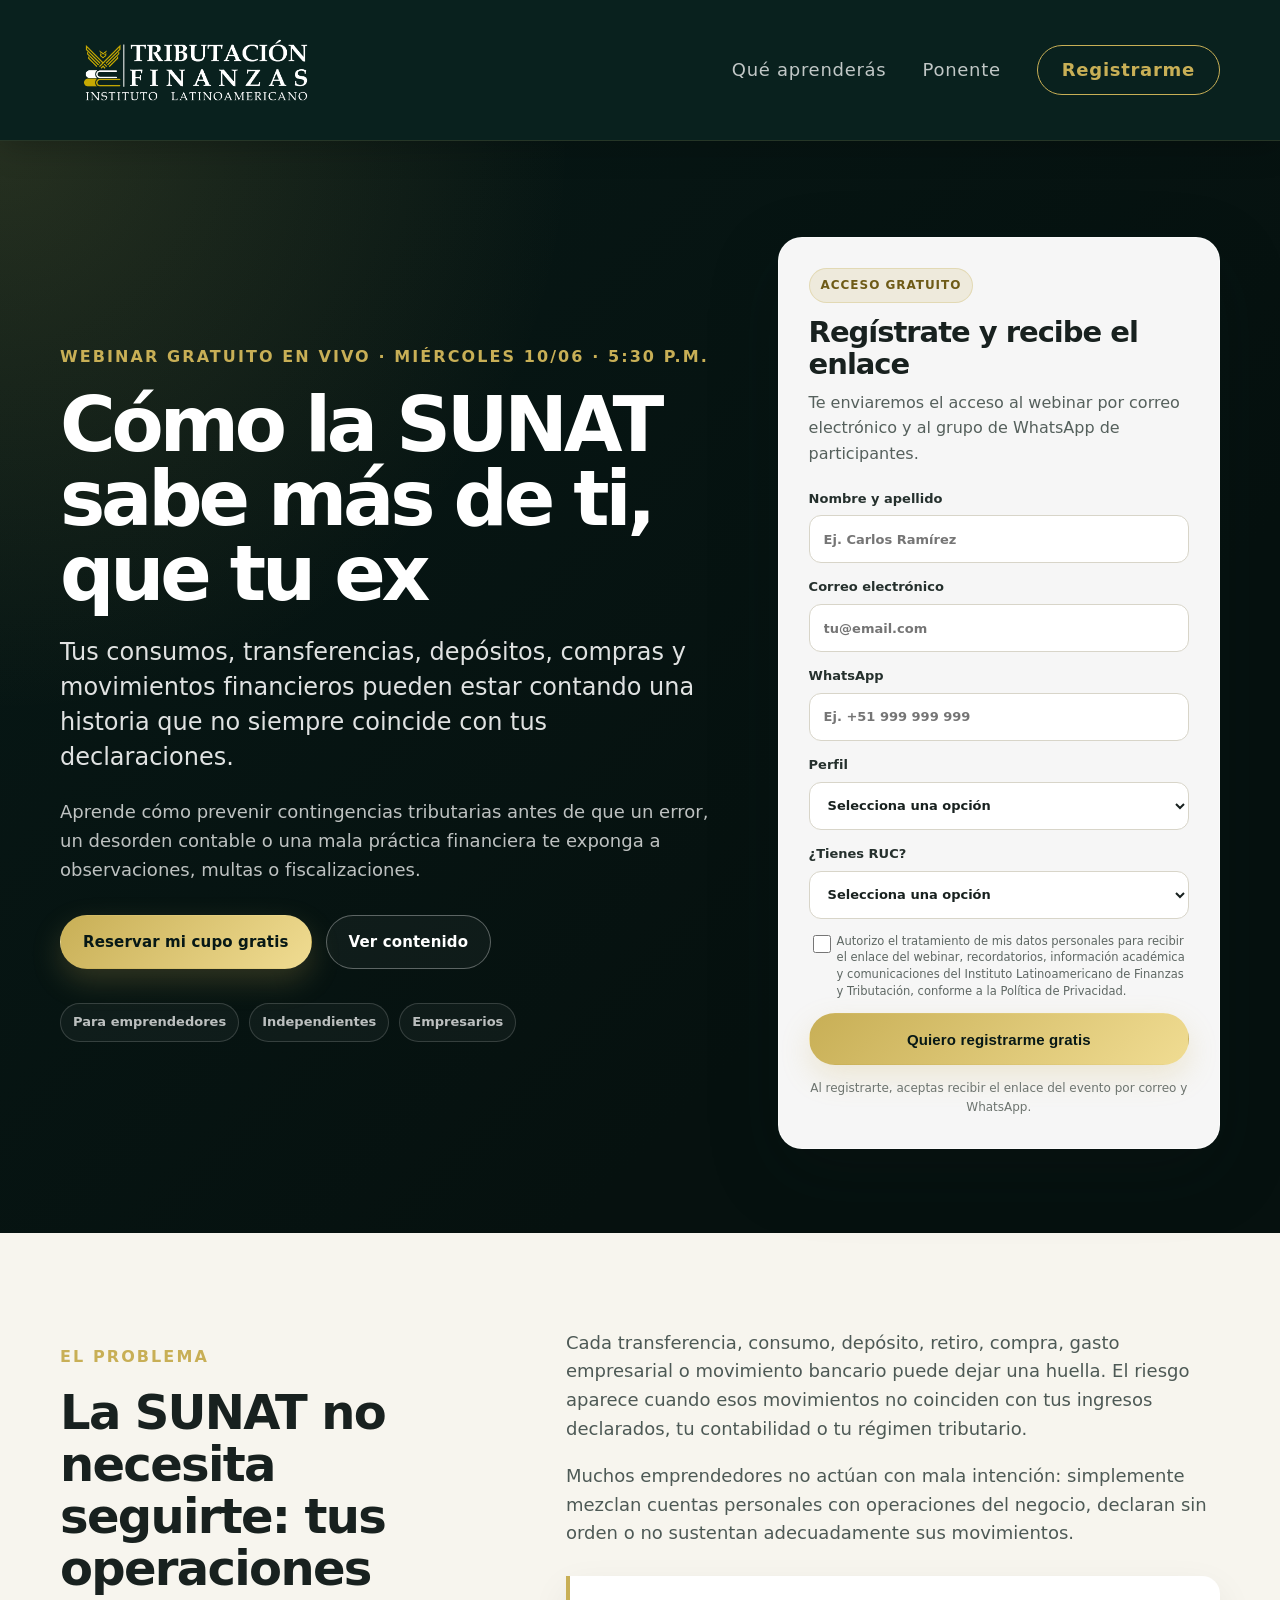
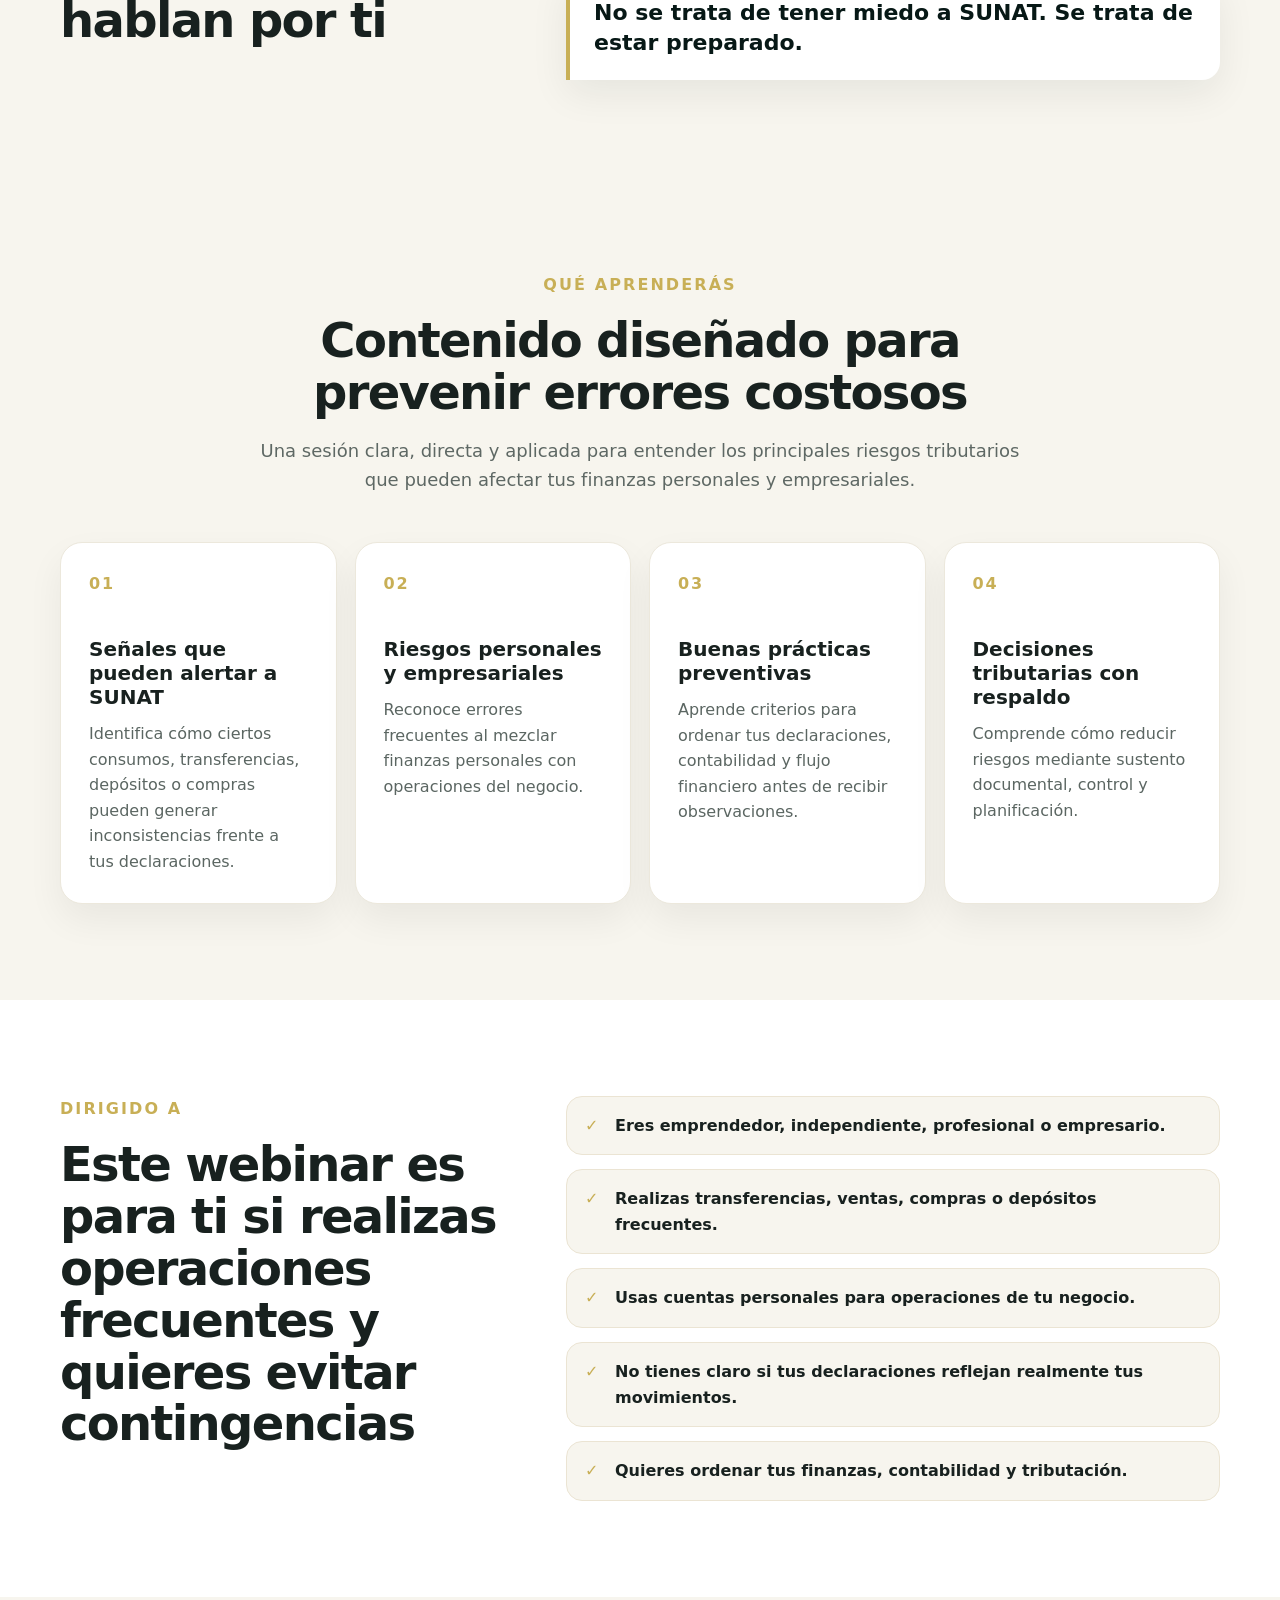
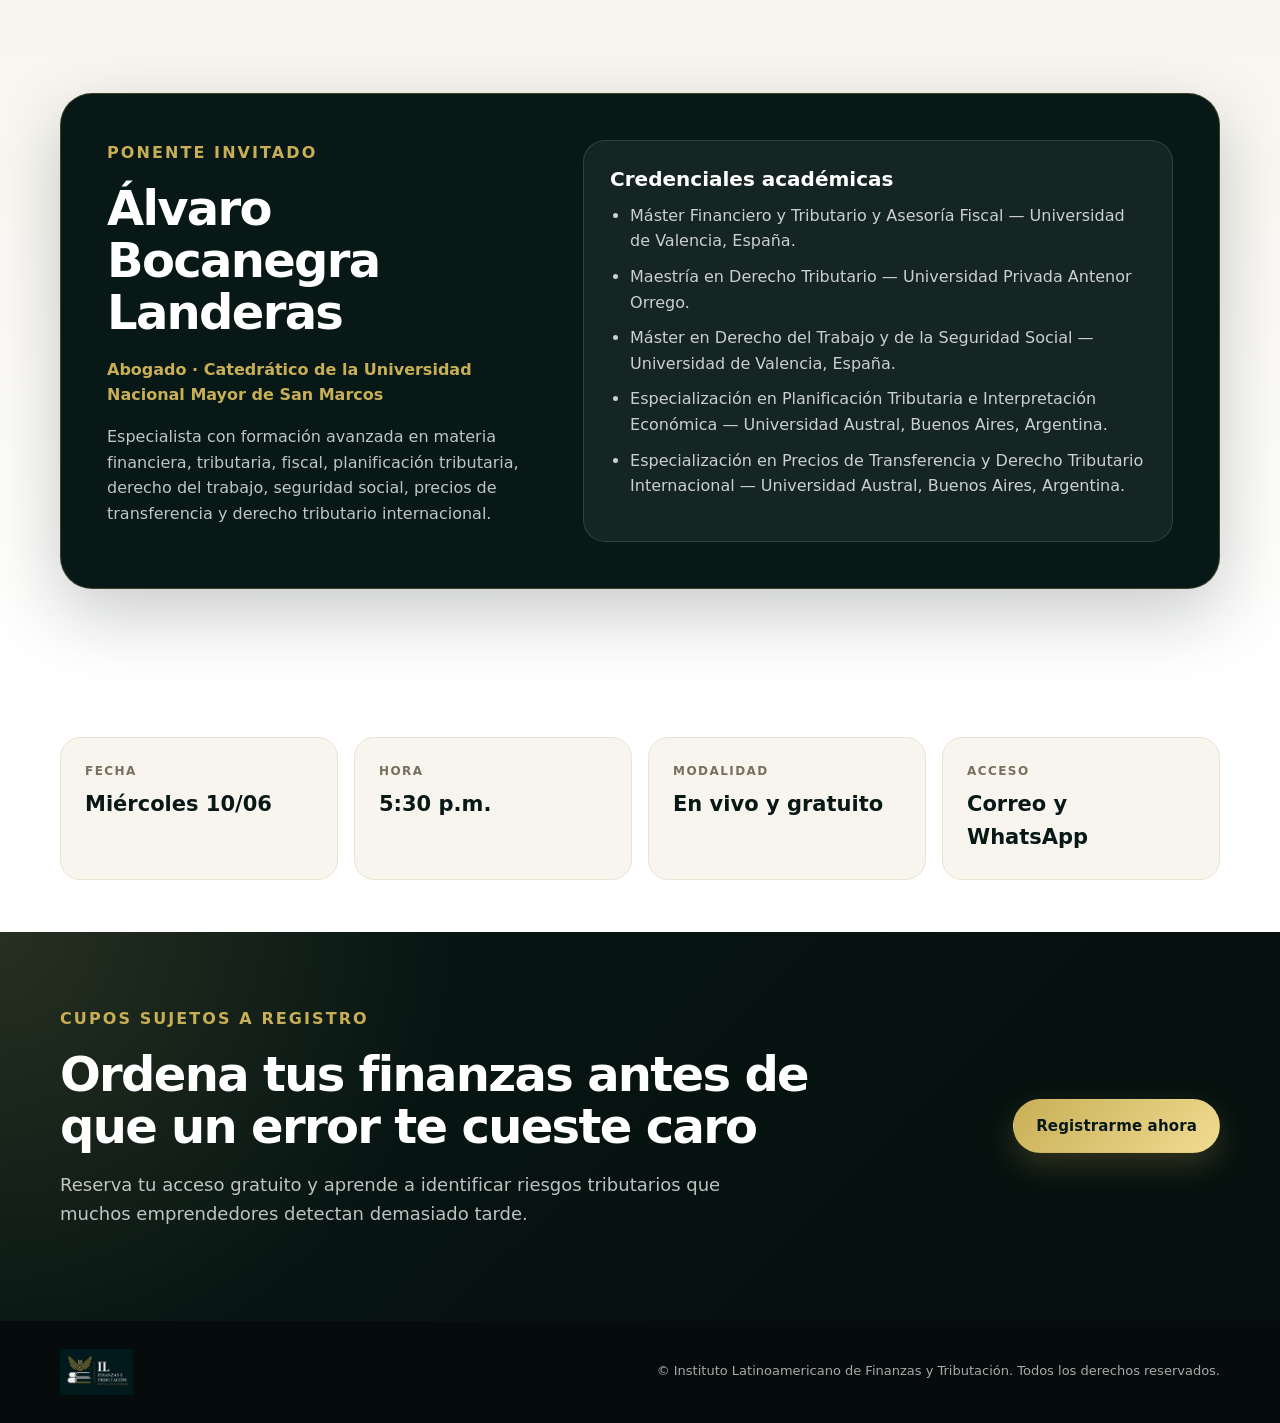
<file: index.html>
<!doctype html>
<html lang="es-PE">
<head>
  <meta charset="utf-8" />
  <meta name="viewport" content="width=device-width, initial-scale=1" />
  <title>Webinar gratuito | Cómo la SUNAT sabe más de ti, que tu ex</title>
  <meta name="description" content="Webinar gratuito en vivo del Instituto Latinoamericano de Finanzas y Tributación. Aprende cómo la SUNAT puede detectar inconsistencias en tus movimientos personales y empresariales, y cómo prevenir contingencias tributarias." />
  <meta name="theme-color" content="#071816" />
  <meta property="og:title" content="Cómo la SUNAT sabe más de ti, que tu ex" />
  <meta property="og:description" content="Webinar gratuito en vivo. Miércoles 10/06 - 5:30 p.m. Aprende a prevenir riesgos tributarios por tus movimientos financieros." />
  <meta property="og:type" content="website" />
  <link rel="preload" as="image" href="assets/Instituto - Blanco.png" />
  <link rel="stylesheet" href="styles.css" />
</head>
<body>
  <header class="site-header">
    <div class="container header-inner">
      <a href="#inicio" class="brand" aria-label="Instituto Latinoamericano de Finanzas y Tributación">
        <img src="assets/Instituto - Blanco.png" alt="IL Finanzas y Tributación - Instituto Latinoamericano" />
      </a>
      <nav class="nav" aria-label="Navegación principal">
        <a href="#aprenderas">Qué aprenderás</a>
        <a href="#ponente">Ponente</a>
        <a href="#registro" class="nav-cta">Registrarme</a>
      </nav>
    </div>
  </header>

  <main id="inicio">
    <section class="hero section-dark">
      <div class="container hero-grid">
        <div class="hero-copy">
          <div class="eyebrow">Webinar gratuito en vivo · Miércoles 10/06 · 5:30 p.m.</div>
          <h1>Cómo la SUNAT sabe más de ti, que tu ex</h1>
          <p class="lead">Tus consumos, transferencias, depósitos, compras y movimientos financieros pueden estar contando una historia que no siempre coincide con tus declaraciones.</p>
          <p>Aprende cómo prevenir contingencias tributarias antes de que un error, un desorden contable o una mala práctica financiera te exponga a observaciones, multas o fiscalizaciones.</p>
          <div class="hero-actions">
            <a href="#registro" class="btn btn-primary">Reservar mi cupo gratis</a>
            <a href="#aprenderas" class="btn btn-outline">Ver contenido</a>
          </div>
          <div class="trust-strip" aria-label="Puntos clave del webinar">
            <span>Para emprendedores</span>
            <span>Independientes</span>
            <span>Empresarios</span>
          </div>
        </div>
        <aside class="registration-card" id="registro" aria-label="Formulario de registro">
          <div class="card-badge">Acceso gratuito</div>
          <h2>Regístrate y recibe el enlace</h2>
          <p>Te enviaremos el acceso al webinar por correo electrónico y al grupo de WhatsApp de participantes.</p>
          <form id="landing-form" class="form">
            <input type="hidden" name="form-name" value="registro-webinar-ilft" />
            <label>
              Nombre y apellido
              <input type="text" name="nombre" placeholder="Ej. Carlos Ramírez" required />
            </label>
            <label>
              Correo electrónico
              <input type="email" name="email" placeholder="tu@email.com" required />
            </label>
            <label>
              WhatsApp
              <input type="tel" name="whatsapp" placeholder="Ej. +51 999 999 999" required />
            </label>
            <label>
              Perfil
              <select name="perfil" required>
                <option value="" disabled selected>Selecciona una opción</option>
                <option>Emprendedor</option>
                <option>Independiente</option>
                <option>Empresario</option>
                <option>Profesional</option>
                <option>Otro</option>
              </select>
            </label>
            <label>
              ¿Tienes RUC?
              <select name="ruc" required>
                <option value="" disabled selected>Selecciona una opción</option>
                <option>Sí</option>
                <option>No</option>
                <option>Estoy en proceso</option>
              </select>
            </label>
            <label class="checkbox">
              <input type="checkbox" name="autorizacion_datos" required />
              <span>Autorizo el tratamiento de mis datos personales para recibir el enlace del webinar, recordatorios, información académica y comunicaciones del Instituto Latinoamericano de Finanzas y Tributación, conforme a la Política de Privacidad.</span>
            </label>
            <button type="submit" class="btn btn-primary btn-full">Quiero registrarme gratis</button>
            <small>Al registrarte, aceptas recibir el enlace del evento por correo y WhatsApp.</small>
          </form>
        </aside>
      </div>
    </section>

    <section class="section pain-section">
      <div class="container two-col">
        <div>
          <span class="section-kicker">El problema</span>
          <h2>La SUNAT no necesita seguirte: tus operaciones hablan por ti</h2>
        </div>
        <div class="body-copy">
          <p>Cada transferencia, consumo, depósito, retiro, compra, gasto empresarial o movimiento bancario puede dejar una huella. El riesgo aparece cuando esos movimientos no coinciden con tus ingresos declarados, tu contabilidad o tu régimen tributario.</p>
          <p>Muchos emprendedores no actúan con mala intención: simplemente mezclan cuentas personales con operaciones del negocio, declaran sin orden o no sustentan adecuadamente sus movimientos.</p>
          <blockquote>No se trata de tener miedo a SUNAT. Se trata de estar preparado.</blockquote>
        </div>
      </div>
    </section>

    <section class="section benefits" id="aprenderas">
      <div class="container">
        <div class="section-heading">
          <span class="section-kicker">Qué aprenderás</span>
          <h2>Contenido diseñado para prevenir errores costosos</h2>
          <p>Una sesión clara, directa y aplicada para entender los principales riesgos tributarios que pueden afectar tus finanzas personales y empresariales.</p>
        </div>
        <div class="cards-grid">
          <article class="info-card">
            <span class="number">01</span>
            <h3>Señales que pueden alertar a SUNAT</h3>
            <p>Identifica cómo ciertos consumos, transferencias, depósitos o compras pueden generar inconsistencias frente a tus declaraciones.</p>
          </article>
          <article class="info-card">
            <span class="number">02</span>
            <h3>Riesgos personales y empresariales</h3>
            <p>Reconoce errores frecuentes al mezclar finanzas personales con operaciones del negocio.</p>
          </article>
          <article class="info-card">
            <span class="number">03</span>
            <h3>Buenas prácticas preventivas</h3>
            <p>Aprende criterios para ordenar tus declaraciones, contabilidad y flujo financiero antes de recibir observaciones.</p>
          </article>
          <article class="info-card">
            <span class="number">04</span>
            <h3>Decisiones tributarias con respaldo</h3>
            <p>Comprende cómo reducir riesgos mediante sustento documental, control y planificación.</p>
          </article>
        </div>
      </div>
    </section>

    <section class="section audience-section">
      <div class="container two-col align-start">
        <div>
          <span class="section-kicker">Dirigido a</span>
          <h2>Este webinar es para ti si realizas operaciones frecuentes y quieres evitar contingencias</h2>
        </div>
        <ul class="check-list">
          <li>Eres emprendedor, independiente, profesional o empresario.</li>
          <li>Realizas transferencias, ventas, compras o depósitos frecuentes.</li>
          <li>Usas cuentas personales para operaciones de tu negocio.</li>
          <li>No tienes claro si tus declaraciones reflejan realmente tus movimientos.</li>
          <li>Quieres ordenar tus finanzas, contabilidad y tributación.</li>
        </ul>
      </div>
    </section>

    <section class="section speaker-section" id="ponente">
      <div class="container speaker-card">
        <div class="speaker-main">
          <span class="section-kicker">Ponente invitado</span>
          <h2>Álvaro Bocanegra Landeras</h2>
          <p class="speaker-title">Abogado · Catedrático de la Universidad Nacional Mayor de San Marcos</p>
          <p>Especialista con formación avanzada en materia financiera, tributaria, fiscal, planificación tributaria, derecho del trabajo, seguridad social, precios de transferencia y derecho tributario internacional.</p>
        </div>
        <div class="credentials">
          <h3>Credenciales académicas</h3>
          <ul>
            <li>Máster Financiero y Tributario y Asesoría Fiscal — Universidad de Valencia, España.</li>
            <li>Maestría en Derecho Tributario — Universidad Privada Antenor Orrego.</li>
            <li>Máster en Derecho del Trabajo y de la Seguridad Social — Universidad de Valencia, España.</li>
            <li>Especialización en Planificación Tributaria e Interpretación Económica — Universidad Austral, Buenos Aires, Argentina.</li>
            <li>Especialización en Precios de Transferencia y Derecho Tributario Internacional — Universidad Austral, Buenos Aires, Argentina.</li>
          </ul>
        </div>
      </div>
    </section>

    <section class="section details-section">
      <div class="container details-grid">
        <div class="detail-box">
          <span>Fecha</span>
          <strong>Miércoles 10/06</strong>
        </div>
        <div class="detail-box">
          <span>Hora</span>
          <strong>5:30 p.m.</strong>
        </div>
        <div class="detail-box">
          <span>Modalidad</span>
          <strong>En vivo y gratuito</strong>
        </div>
        <div class="detail-box">
          <span>Acceso</span>
          <strong>Correo y WhatsApp</strong>
        </div>
      </div>
    </section>

    <section class="final-cta section-dark">
      <div class="container final-grid">
        <div>
          <span class="eyebrow">Cupos sujetos a registro</span>
          <h2>Ordena tus finanzas antes de que un error te cueste caro</h2>
          <p>Reserva tu acceso gratuito y aprende a identificar riesgos tributarios que muchos emprendedores detectan demasiado tarde.</p>
        </div>
        <a href="#registro" class="btn btn-primary">Registrarme ahora</a>
      </div>
    </section>
  </main>

  <footer class="footer">
    <div class="container footer-inner">
      <img src="assets/logo-ilft.jpeg" alt="Instituto Latinoamericano de Finanzas y Tributación" />
      <p>© Instituto Latinoamericano de Finanzas y Tributación. Todos los derechos reservados.</p>
    </div>
  </footer>
</body>
</html>

<script>
  const URL_SCRIPT_GOOGLE = 'https://script.google.com/macros/s/AKfycbzGbPa-hQvcRfzG41PDCbrkIl5jDyLbOSNslWmGlLwsr1rUj2VUFDXkskFyTT7HYG5MSA/exec';
  const form = document.getElementById('landing-form');

  form.addEventListener('submit', function(e) {
      e.preventDefault();
      const btn = form.querySelector('button[type="submit"]');
      btn.innerText = 'Procesando...';
      btn.disabled = true;

      const datosFormulario = new FormData(form);

      fetch(URL_SCRIPT_GOOGLE, { 
          method: 'POST', 
          body: datosFormulario,
          mode: 'no-cors'
      })
      .then(() => {
          window.location.href = 'gracias.html'; // Redirige a la página de gracias
      })
      .catch(error => {
          console.error('Error:', error);
          alert('Hubo un problema. Intenta nuevamente.');
          btn.innerText = 'Quiero registrarme gratis';
          btn.disabled = false;
      });
  });
</script>
</file>
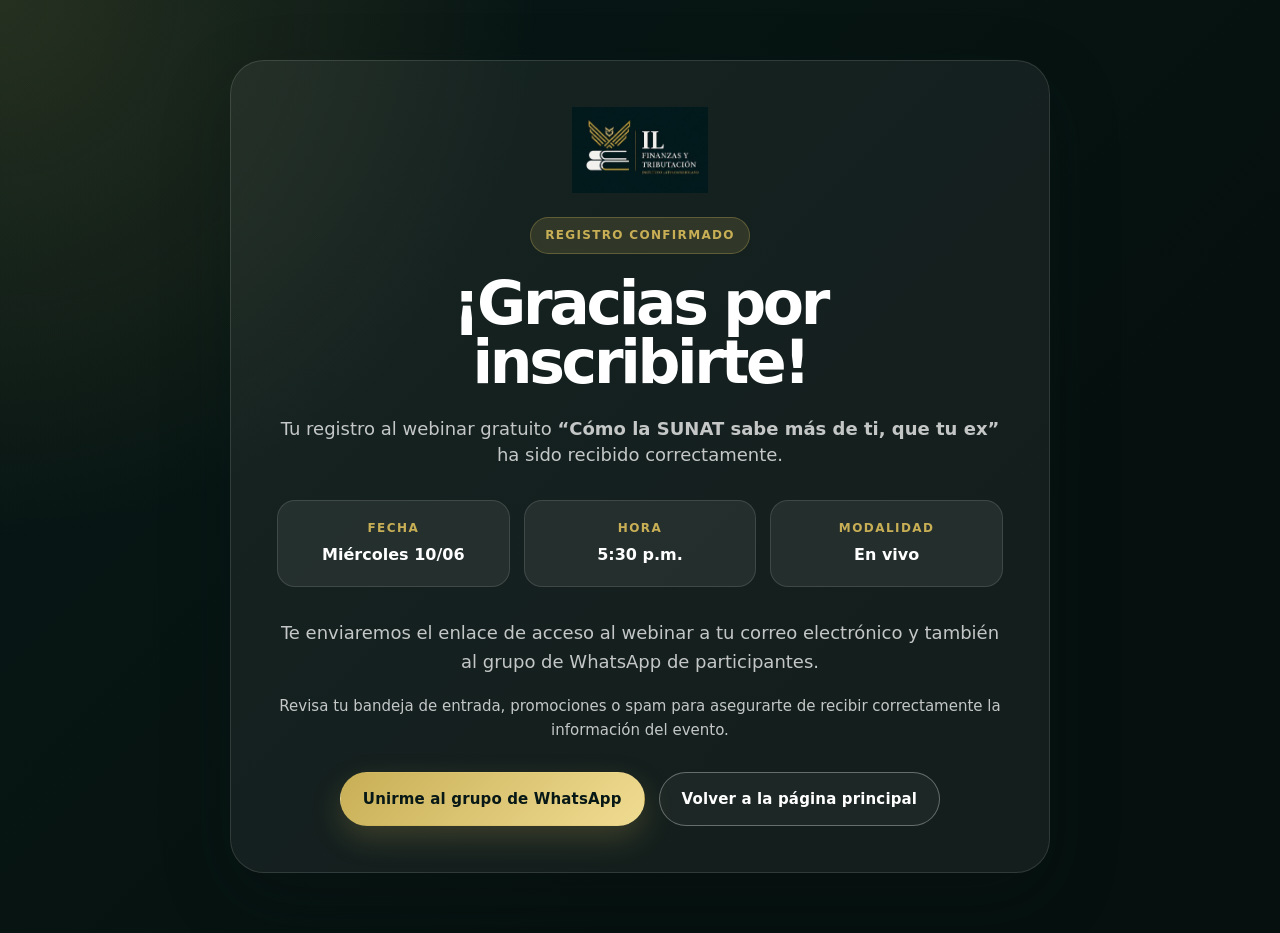
<file: gracias.html>
<!doctype html>
<html lang="es-PE">
<head>
  <meta charset="utf-8" />
  <meta name="viewport" content="width=device-width, initial-scale=1" />
  <title>Registro confirmado | Webinar ILFT</title>
  <meta name="description" content="Gracias por registrarte al webinar gratuito del Instituto Latinoamericano de Finanzas y Tributación." />
  <meta name="theme-color" content="#071816" />
  <link rel="preload" as="image" href="assets/logo-ilft.jpeg" />
  <link rel="stylesheet" href="styles.css" />
</head>
<body class="thanks-body">
  <main class="thanks-page section-dark">
    <div class="container thanks-card">
      <img src="assets/logo-ilft.jpeg" alt="Instituto Latinoamericano de Finanzas y Tributación" class="thanks-logo" />
      <span class="success-badge">Registro confirmado</span>
      <h1>¡Gracias por inscribirte!</h1>
      <p class="lead">Tu registro al webinar gratuito <strong>“Cómo la SUNAT sabe más de ti, que tu ex”</strong> ha sido recibido correctamente.</p>
      <div class="thanks-details">
        <div><span>Fecha</span><strong>Miércoles 10/06</strong></div>
        <div><span>Hora</span><strong>5:30 p.m.</strong></div>
        <div><span>Modalidad</span><strong>En vivo</strong></div>
      </div>
      <p>Te enviaremos el enlace de acceso al webinar a tu correo electrónico y también al grupo de WhatsApp de participantes.</p>
      <p class="note">Revisa tu bandeja de entrada, promociones o spam para asegurarte de recibir correctamente la información del evento.</p>
      <div class="thanks-actions">
        <a class="btn btn-primary" href=" https://chat.whatsapp.com/DmgClCmRumdDO6gcmDlZrR?s=sh&p=a&mlu=0" target="_blank" rel="noopener">Unirme al grupo de WhatsApp</a>
        <a class="btn btn-outline" href="index.html">Volver a la página principal</a>
      </div>
    </div>
  </main>
</body>
</html>
</file>
<file: styles.css>
:root{
  --navy:#071816;
  --navy-2:#0b2220;
  --green:#9f8e37;
  --gold:#c8af56;
  --white:#ffffff;
  --ivory:#f7f5ee;
  --muted:#c9d0cc;
  --text:#18211f;
  --soft:#e7e1d0;
  --border:rgba(200,175,86,.32);
  --shadow:0 24px 70px rgba(7,24,22,.22);
  --radius:24px;
}
*{box-sizing:border-box}
html{scroll-behavior:smooth}
body{margin:0;font-family:Inter, ui-sans-serif, system-ui, -apple-system, BlinkMacSystemFont, "Segoe UI", sans-serif;color:var(--text);background:var(--ivory);line-height:1.6}
a{color:inherit;text-decoration:none}
img{max-width:100%;display:block}
.container{width:min(1160px,calc(100% - 40px));margin-inline:auto}
.site-header {
  position: sticky;
  top: 0;
  z-index: 50;
  /* Un poco más traslúcido para potenciar el efecto blur de fondo */
  background: rgba(9, 33, 30, 1);
  /*background: rgba(0, 73, 47, 1);  */
  backdrop-filter: blur(20px);
  -webkit-backdrop-filter: blur(20px);
  /* Línea inferior sutil con el tono dorado de la marca con opacidad baja */
  border-bottom: 1px solid rgba(200, 175, 86, 0.15); 
  /* Sombra suave y profunda para dar un efecto flotante elegante */
  box-shadow: 0 4px 30px rgba(0, 0, 0, 0.25);
  transition: all 0.3s ease;
}
.header-inner {
  display: flex;
  align-items: center;
  justify-content: space-between;
  padding: 20px 0; /* Mayor altura vertical para que el logo "respire" */
  gap: 24px;
}

.brand img {
  height: 100px; /* Reducido ligeramente para mayor sutileza y sofisticación */
  width: auto;
  border-radius: 6px; /* Bordes ligeramente más redondeados para suavizar esquinas */
  transition: transform 0.3s ease;
}

.brand:hover img {
  transform: scale(1.02); /* Micro-interacción al pasar el mouse sobre el logotipo */
}

.nav {
  display: flex;
  align-items: center;
  gap: 36px; 
  color: rgba(255, 255, 255, 0.75);
  font-size: 18px; /* 👈 Súbelo aquí (estaba en 14px) */
  font-weight: 500; 
  letter-spacing: 0.04em; 
}

/* --- Efecto de línea dorada expansiva para los enlaces de menú --- */
.nav a:not(.nav-cta) {
  position: relative;
  padding: 6px 0;
  transition: color 0.3s ease;
}

.nav a:not(.nav-cta)::after {
  content: "";
  position: absolute;
  bottom: 0;
  left: 0;
  width: 0;
  height: 2px;
  background-color: var(--gold);
  transition: width 0.3s cubic-bezier(0.25, 0.46, 0.45, 0.94);
}

.nav a:not(.nav-cta):hover {
  color: var(--white);
}

.nav a:not(.nav-cta):hover::after {
  width: 100%; /* La línea se desliza suavemente de izquierda a derecha */
}

/* --- Rediseño del Botón "Registrarme" (CTA) --- */
.nav-cta {
  padding: 10px 24px !important; /* Más alargado horizontalmente (proporción áurea) */
  border: 1px solid var(--gold) !important;
  border-radius: 999px;
  color: var(--gold) !important;
  font-weight: 700;
  background: transparent;
  transition: all 0.4s cubic-bezier(0.16, 1, 0.3, 1) !important;
}

.nav-cta:hover {
  /* Transición fluida a fondo dorado con degradado */
  background: linear-gradient(135deg, var(--gold), #f0dc92) !important;
  color: var(--navy) !important; /* El texto pasa al color oscuro para excelente contraste */
  box-shadow: 0 4px 20px rgba(200, 175, 86, 0.35); /* Resplandor dorado sutil */
  transform: translateY(-2px); /* Pequeño levante que invita al clic */
}
.section{padding:96px 0}
.section-dark{background:radial-gradient(circle at top left, rgba(200,175,86,.16), transparent 34%), linear-gradient(135deg,var(--navy),#06110f 70%);color:var(--white)}
.hero{padding:96px 0 84px;min-height:calc(100vh - 86px);display:flex;align-items:center}
.hero-grid{display:grid;grid-template-columns:minmax(0,1.08fr) minmax(360px,.72fr);gap:54px;align-items:center}
.eyebrow,.section-kicker{display:inline-flex;align-items:center;gap:10px;text-transform:uppercase;letter-spacing:.13em;font-size:14x;font-weight:800;color:var(--gold);margin-bottom:18px}
h1,h2,h3,p{margin-top:0}
h1{font-size:clamp(42px,6vw,76px);line-height:.98;letter-spacing:-.055em;margin-bottom:24px;max-width:790px}
h2{font-size:clamp(30px,4vw,48px);line-height:1.08;letter-spacing:-.035em;margin-bottom:18px}
h3{font-size:20px;line-height:1.2;margin-bottom:12px}
.lead{font-size:clamp(19px,2.1vw,24px);line-height:1.45;color:rgba(255,255,255,.88);font-weight:500}
.hero-copy p:not(.lead){font-size:18px;color:rgba(255,255,255,.74);max-width:710px}
.hero-actions,.thanks-actions{display:flex;flex-wrap:wrap;gap:14px;margin-top:30px}
.btn{display:inline-flex;justify-content:center;align-items:center;min-height:52px;padding:14px 22px;border-radius:999px;font-weight:800;letter-spacing:.01em;transition:.2s ease;border:1px solid transparent;cursor:pointer;font-size:15px}
.btn-primary{background:linear-gradient(135deg,var(--gold),#f0dc92);color:#071816;box-shadow:0 12px 30px rgba(200,175,86,.22)}
.btn-primary:hover{transform:translateY(-1px);box-shadow:0 18px 38px rgba(200,175,86,.28)}
.btn-outline{border-color:rgba(255,255,255,.32);color:var(--white);background:rgba(255,255,255,.04)}
.btn-outline:hover{border-color:var(--gold);background:rgba(255,255,255,.08)}
.btn-full{width:100%}
.trust-strip{display:flex;flex-wrap:wrap;gap:10px;margin-top:34px;color:rgba(255,255,255,.72);font-size:13px;font-weight:700}
.trust-strip span{border:1px solid rgba(255,255,255,.16);border-radius:999px;padding:8px 12px;background:rgba(255,255,255,.04)}
.registration-card{background:rgba(255,255,255,.965);color:var(--text);border-radius:var(--radius);padding:30px;box-shadow:var(--shadow);border:1px solid rgba(255,255,255,.6)}
.card-badge{display:inline-flex;background:rgba(200,175,86,.16);color:#6e5b17;border:1px solid rgba(200,175,86,.3);padding:7px 11px;border-radius:999px;font-size:12px;font-weight:900;text-transform:uppercase;letter-spacing:.08em;margin-bottom:14px}
.registration-card h2{font-size:29px;margin-bottom:10px}.registration-card p{color:#55605c;margin-bottom:22px}
.form{display:grid;gap:14px}.form label{font-weight:800;font-size:13px;color:#25302d}.form input,.form select{width:100%;height:48px;margin-top:6px;border:1px solid #d8d5c9;border-radius:12px;background:#fff;padding:0 14px;font:inherit;color:#18211f;outline:none}.form input:focus,.form select:focus{border-color:var(--gold);box-shadow:0 0 0 4px rgba(200,175,86,.13)}.checkbox{display:grid!important;grid-template-columns:18px 1fr;gap:10px;align-items:start;font-weight:500!important;font-size:11.5px!important;color:#5e6763!important;line-height:1.45}.checkbox input{width:18px;height:18px;margin-top:2px;accent-color:var(--gold)}.form small{font-size:12px;color:#6d746f;text-align:center}
.two-col{display:grid;grid-template-columns:.8fr 1.2fr;gap:70px;align-items:center}.align-start{align-items:start}.body-copy p{font-size:18px;color:#4d5955}.body-copy blockquote{margin:28px 0 0;padding:22px 24px;border-left:4px solid var(--gold);background:#fff;border-radius:0 18px 18px 0;font-size:22px;line-height:1.35;font-weight:800;color:var(--navy);box-shadow:0 14px 38px rgba(7,24,22,.07)}
.section-heading{text-align:center;max-width:790px;margin:0 auto 48px}.section-heading p{font-size:18px;color:#5e6864}.cards-grid{display:grid;grid-template-columns:repeat(4,1fr);gap:18px}.info-card{background:#fff;border:1px solid #ece8dc;border-radius:22px;padding:28px;box-shadow:0 16px 36px rgba(7,24,22,.06);min-height:290px}.number{display:inline-flex;color:var(--gold);font-weight:900;letter-spacing:.12em;margin-bottom:40px}.info-card p{color:#5b6662;margin-bottom:0}
.audience-section{background:#fff}.check-list{list-style:none;margin:0;padding:0;display:grid;gap:14px}.check-list li{position:relative;background:var(--ivory);border:1px solid #ebe4d3;border-radius:16px;padding:16px 18px 16px 48px;font-weight:650}.check-list li::before{content:"✓";position:absolute;left:18px;top:16px;color:var(--gold);font-weight:900}
.speaker-section{background:linear-gradient(180deg,var(--ivory),#fff)}.speaker-card{display:grid;grid-template-columns:.85fr 1.15fr;gap:40px;background:var(--navy);color:#fff;border-radius:32px;padding:46px;box-shadow:var(--shadow);border:1px solid rgba(200,175,86,.28)}.speaker-title{color:var(--gold);font-weight:800}.speaker-main p:not(.speaker-title){color:rgba(255,255,255,.75)}.credentials{background:rgba(255,255,255,.06);border:1px solid rgba(255,255,255,.12);border-radius:22px;padding:26px}.credentials ul{margin:0;padding-left:20px;color:rgba(255,255,255,.78)}.credentials li+li{margin-top:10px}
.details-section{padding:52px 0;background:#fff}.details-grid{display:grid;grid-template-columns:repeat(4,1fr);gap:16px}.detail-box{border:1px solid #ebe4d3;border-radius:20px;padding:24px;background:var(--ivory)}.detail-box span{display:block;font-size:12px;text-transform:uppercase;letter-spacing:.12em;color:#77705f;font-weight:900;margin-bottom:6px}.detail-box strong{font-size:21px;color:var(--navy)}
.final-cta{padding:74px 0}.final-grid{display:flex;align-items:center;justify-content:space-between;gap:34px}.final-grid h2{max-width:760px}.final-grid p{max-width:670px;color:rgba(255,255,255,.74);font-size:18px}.footer{background:#050c0b;color:rgba(255,255,255,.65);padding:28px 0}.footer-inner{display:flex;align-items:center;justify-content:space-between;gap:18px}.footer img{height:46px;width:auto}.footer p{margin:0;font-size:13px}
.thanks-body{background:var(--navy)}.thanks-page{min-height:100vh;display:grid;place-items:center;padding:60px 0}.thanks-card{max-width:820px;text-align:center;background:rgba(255,255,255,.06);border:1px solid rgba(255,255,255,.12);border-radius:34px;padding:46px;box-shadow:var(--shadow)}.thanks-logo{height:86px;width:auto;margin:0 auto 24px}.success-badge{display:inline-flex;background:rgba(200,175,86,.16);border:1px solid rgba(200,175,86,.32);color:var(--gold);padding:8px 14px;border-radius:999px;text-transform:uppercase;letter-spacing:.11em;font-size:12px;font-weight:900;margin-bottom:20px}.thanks-card h1{font-size:clamp(38px,5vw,60px);margin-inline:auto}.thanks-card p{color:rgba(255,255,255,.75);font-size:18px}.thanks-details{display:grid;grid-template-columns:repeat(3,1fr);gap:14px;margin:32px 0}.thanks-details div{background:rgba(255,255,255,.07);border:1px solid rgba(255,255,255,.12);border-radius:18px;padding:18px}.thanks-details span{display:block;color:var(--gold);font-size:12px;text-transform:uppercase;letter-spacing:.12em;font-weight:900}.thanks-details strong{display:block;margin-top:4px}.note{font-size:15px!important}.thanks-actions{justify-content:center}.thanks-card small{display:block;margin-top:18px;color:rgba(255,255,255,.48)}
@media (max-width:980px){.hero-grid,.two-col,.speaker-card{grid-template-columns:1fr}.cards-grid,.details-grid{grid-template-columns:repeat(2,1fr)}.hero{padding:72px 0}.registration-card{scroll-margin-top:100px}.final-grid{align-items:flex-start;flex-direction:column}.nav{display:none}}
@media (max-width:620px){.container{width:min(100% - 28px,1160px)}.brand img{height:48px}.section{padding:68px 0}.hero{padding:58px 0}.registration-card,.speaker-card,.thanks-card{padding:24px;border-radius:22px}.cards-grid,.details-grid,.thanks-details{grid-template-columns:1fr}.info-card{min-height:auto}.footer-inner{align-items:flex-start;flex-direction:column}h1{font-size:42px}.lead{font-size:18px}.hero-actions .btn,.thanks-actions .btn{width:100%}}
</file>
